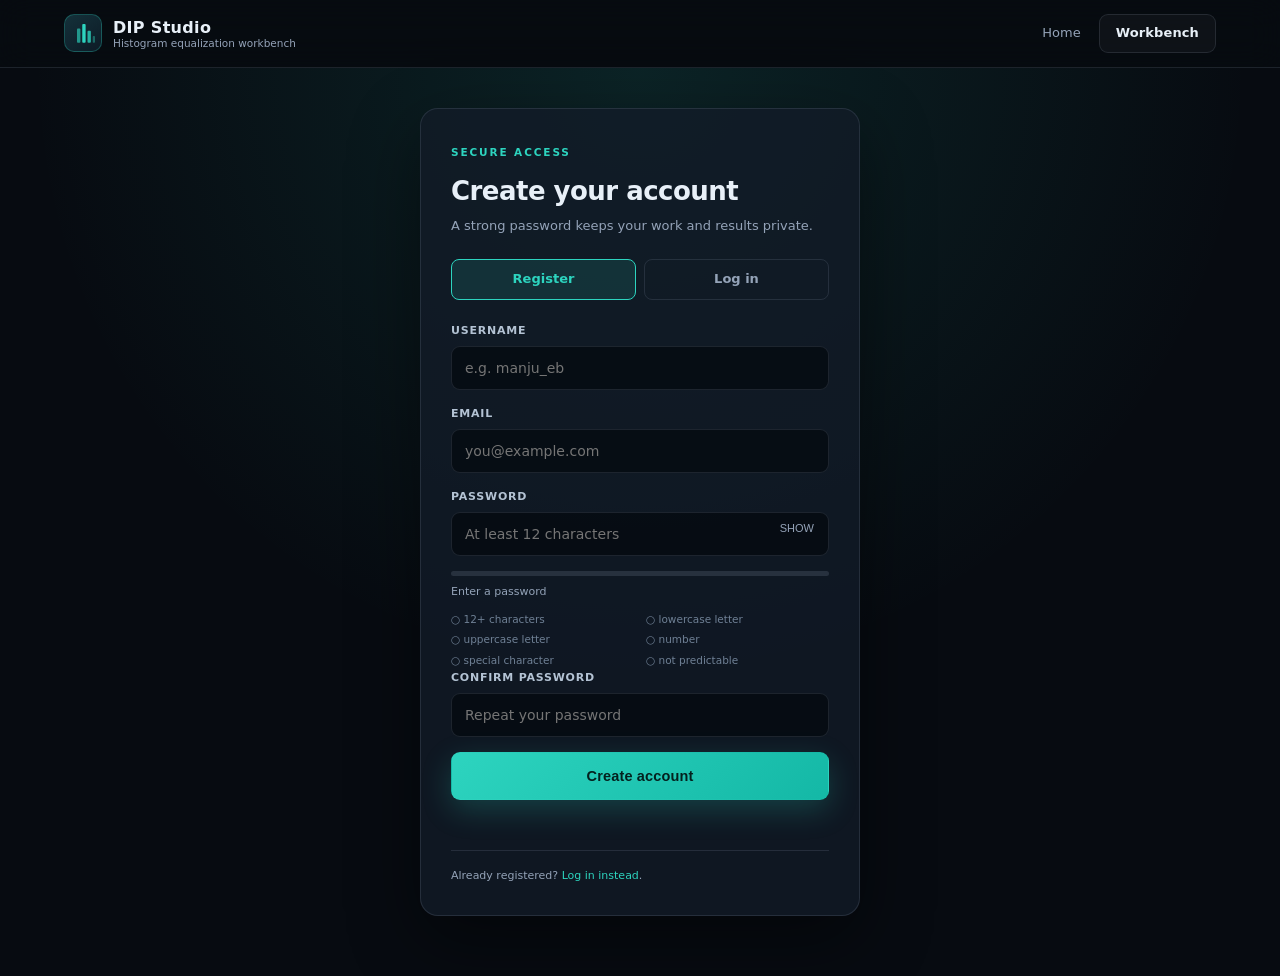
<file: static/auth.html>
<!doctype html>
<html lang="en">
<head>
  <meta charset="utf-8">
  <meta name="viewport" content="width=device-width, initial-scale=1">
  <title>Account · DIP Studio</title>
  <link rel="stylesheet" href="/static/site.css">
</head>
<body>
  <header class="site-nav">
    <a class="brand" href="/">
      <span class="brand-mark" aria-hidden="true">
        <svg viewBox="0 0 40 40" fill="none"><rect x="12" y="14" width="4.5" height="19" rx="1.2" fill="currentColor" opacity=".65"/><rect x="19" y="8" width="4.5" height="25" rx="1.2" fill="currentColor"/><rect x="26" y="17" width="4.5" height="16" rx="1.2" fill="currentColor" opacity=".8"/><rect x="33" y="24" width="3" height="9" rx="1" fill="currentColor" opacity=".4"/></svg>
      </span>
      <span class="brand-copy"><strong>DIP Studio</strong><small>Histogram equalization workbench</small></span>
    </a>
    <nav class="nav-links"><a href="/">Home</a><a class="btn ghost" href="/app">Workbench</a></nav>
  </header>

  <main class="auth-wrap">
    <div class="auth-card">
      <span class="eyebrow">SECURE ACCESS</span>
      <h1 id="authTitle">Create your account</h1>
      <p id="authSub">A strong password keeps your work and results private.</p>

      <div class="auth-switch" role="tablist" aria-label="Account action">
        <button type="button" id="tabRegister" class="active" role="tab">Register</button>
        <button type="button" id="tabLogin" role="tab">Log in</button>
      </div>

      <form id="authForm" novalidate>
        <div class="field">
          <label for="username">Username</label>
          <input id="username" name="username" autocomplete="username" required
                 minlength="3" maxlength="32" placeholder="e.g. manju_eb">
        </div>

        <div class="field" id="emailField">
          <label for="email">Email</label>
          <input id="email" name="email" type="email" autocomplete="email" required
                 maxlength="254" placeholder="you@example.com">
          <small class="field-error" id="emailError" aria-live="polite"></small>
        </div>

        <div class="field" id="passwordField">
          <label for="password">Password</label>
          <input id="password" name="password" type="password" required
                 autocomplete="new-password" placeholder="At least 12 characters">
          <button class="toggle-pass" type="button" id="togglePass">SHOW</button>
        </div>

        <div id="strengthBlock">
          <div class="strength">
            <div class="strength-bar"><i id="strengthFill"></i></div>
            <div class="strength-label"><span id="strengthText">Enter a password</span><span id="strengthScore"></span></div>
          </div>
          <ul class="rules" id="rules">
            <li data-rule="length">12+ characters</li>
            <li data-rule="lower">lowercase letter</li>
            <li data-rule="upper">uppercase letter</li>
            <li data-rule="digit">number</li>
            <li data-rule="special">special character</li>
            <li data-rule="common">not predictable</li>
          </ul>
        </div>

        <div class="field" id="confirmField">
          <label for="confirm">Confirm password</label>
          <input id="confirm" type="password" required autocomplete="new-password"
                 placeholder="Repeat your password">
        </div>

        <button class="btn primary full big" type="submit" id="submitBtn">Create account</button>
        <p class="auth-msg" id="authMsg" role="status" aria-live="polite"></p>
      </form>

      <div class="auth-foot" id="authFoot">
        Already registered? <a href="/login">Log in instead</a>.
      </div>
    </div>
  </main>

  <script>
  (() => {
    const $ = (s) => document.querySelector(s);
    const form = $('#authForm');
    const user = $('#username');
    const email = $('#email');
    const pass = $('#password');
    const confirm = $('#confirm');
    const msg = $('#authMsg');
    const tabReg = $('#tabRegister');
    const tabLog = $('#tabLogin');
    const isLogin = () => location.pathname === '/login';
    const next = new URLSearchParams(location.search).get('next') || '/app';
    const common = new Set(['password','password123','123456789','qwerty123',
      'letmein123','admin12345','welcome123','iloveyou1','abc123456',
      '111111111','password1!','dipstudio1','manjunath123']);

    let mode = isLogin() ? 'login' : 'register';

    function setMode(nextMode) {
      mode = nextMode;
      const register = mode === 'register';
      tabReg.classList.toggle('active', register);
      tabLog.classList.toggle('active', !register);
      $('#authTitle').textContent = register ? 'Create your account' : 'Welcome back';
      $('#authSub').textContent = register
        ? 'A strong password keeps your work and results private.'
        : 'Log in to continue to the histogram equalization workbench.';
      $('#emailField').style.display = register ? 'block' : 'none';
      email.required = register;
      $('#strengthBlock').style.display = register ? 'block' : 'none';
      $('#confirmField').style.display = register ? 'block' : 'none';
      $('#emailError').textContent = '';
      $('#emailError').classList.remove('show');
      pass.autocomplete = register ? 'new-password' : 'current-password';
      pass.placeholder = register ? 'At least 12 characters' : 'Your password';
      $('#submitBtn').textContent = register ? 'Create account' : 'Log in';
      $('#authFoot').innerHTML = register
        ? 'Already registered? <a href="/login">Log in instead</a>.'
        : 'New here? <a href="/register">Create an account</a>.';
      msg.textContent = '';
      msg.className = 'auth-msg';
      if (!register) updateStrength();
    }

    function emailProblem(value) {
      const v = value.trim();
      if (!v) return 'Email is required.';
      if (v.length > 254) return 'Email is too long.';
      const parts = v.split('@');
      if (parts.length !== 2) return 'Use one @ symbol.';
      const [local, domain] = parts;
      if (!local || local.length > 64 ||
          !/^[A-Za-z0-9!#$%&'*+/=?^_`{|}~.\-]+$/.test(local) ||
          local.startsWith('.') || local.endsWith('.') || local.includes('..')) {
        return 'Enter a valid name before @.';
      }
      const labels = domain.split('.');
      if (labels.length < 2 || !/^[A-Za-z]{2,}$/.test(labels[labels.length - 1])) {
        return 'Enter a domain with a TLD, e.g. example.com.';
      }
      if (labels.some((l) => !/^[A-Za-z0-9](?:[A-Za-z0-9\-]{0,61}[A-Za-z0-9])?$/.test(l))) {
        return 'Enter a valid domain name.';
      }
      return '';
    }

    function showEmailError(text) {
      const el = $('#emailError');
      el.textContent = text;
      el.classList.toggle('show', !!text);
    }

    function ruleStates(value) {
      return {
        length: value.length >= 12 && value.length <= 128,
        lower: /[a-z]/.test(value),
        upper: /[A-Z]/.test(value),
        digit: /\d/.test(value),
        special: /[^A-Za-z0-9\s]/.test(value),
        common: value.length > 0 && !common.has(value.toLowerCase()),
      };
    }

    function updateStrength() {
      if (mode !== 'register') return;
      const states = ruleStates(pass.value);
      const passed = Object.values(states).filter(Boolean).length;
      const filled = pass.value ? passed : 0;
      $('#strengthFill').style.width = (filled / 6 * 100) + '%';
      const colors = ['#f87171', '#fb923c', '#facc15', '#a3e635', '#2dd4bf', '#14b8a6'];
      $('#strengthFill').style.background = colors[Math.min(5, Math.max(0, filled - 1))];
      const labels = ['Enter a password','Very weak','Weak','Fair','Good','Strong','Very strong'];
      $('#strengthText').textContent = labels[filled];
      $('#strengthScore').textContent = filled + '/6';
      document.querySelectorAll('#rules li').forEach((li) => {
        li.classList.toggle('ok', !!states[li.dataset.rule]);
      });
    }

    function show(text, kind) {
      msg.textContent = text;
      msg.className = 'auth-msg ' + kind;
    }

    tabReg.addEventListener('click', () => setMode('register'));
    tabLog.addEventListener('click', () => {
      const target = isLogin() ? '/login' : '/login';
      history.replaceState(null, '', target + (isLogin() ? location.search : ''));
      setMode('login');
    });
    $('#togglePass').addEventListener('click', () => {
      pass.type = pass.type === 'password' ? 'text' : 'password';
      $('#togglePass').textContent = pass.type === 'password' ? 'SHOW' : 'HIDE';
    });
    pass.addEventListener('input', updateStrength);
    email.addEventListener('input', () => showEmailError(
      email.value.trim() ? emailProblem(email.value) : ''));

    form.addEventListener('submit', async (event) => {
      event.preventDefault();
      show('', '');
      const username = user.value.trim();
      if (!/^[A-Za-z0-9_.-]{3,32}$/.test(username)) {
        show('Username: 3–32 letters, numbers, dot, dash or underscore.', 'err');
        return;
      }
      if (mode === 'register') {
        const emailIssue = emailProblem(email.value);
        if (emailIssue) {
          showEmailError(emailIssue);
          show(emailIssue, 'err');
          return;
        }
        const states = ruleStates(pass.value);
        if (Object.values(states).some((v) => !v)) {
          show('Please satisfy every password rule above.', 'err');
          return;
        }
        if (pass.value !== confirm.value) {
          show('The two passwords do not match.', 'err');
          return;
        }
      } else if (!pass.value) {
        show('Enter your password.', 'err');
        return;
      }

      const button = $('#submitBtn');
      button.disabled = true;
      button.textContent = 'Please wait…';
      try {
        const res = await fetch(mode === 'register' ? '/api/register' : '/api/login', {
          method: 'POST',
          headers: { 'Content-Type': 'application/json' },
          body: JSON.stringify(mode === 'register'
            ? { username, email: email.value.trim().toLowerCase(), password: pass.value }
            : { username, password: pass.value }),
        });
        const data = await res.json().catch(() => ({}));
        if (!res.ok || !data.ok) throw new Error(data.error || 'Request failed.');
        show('Success — opening the workbench…', 'ok');
        location.href = mode === 'login' && next.startsWith('/') ? next : '/app';
      } catch (err) {
        show(err.message, 'err');
        button.disabled = false;
        button.textContent = mode === 'register' ? 'Create account' : 'Log in';
      }
    });

    setMode(mode);
  })();
  </script>
</body>
</html>
</file>
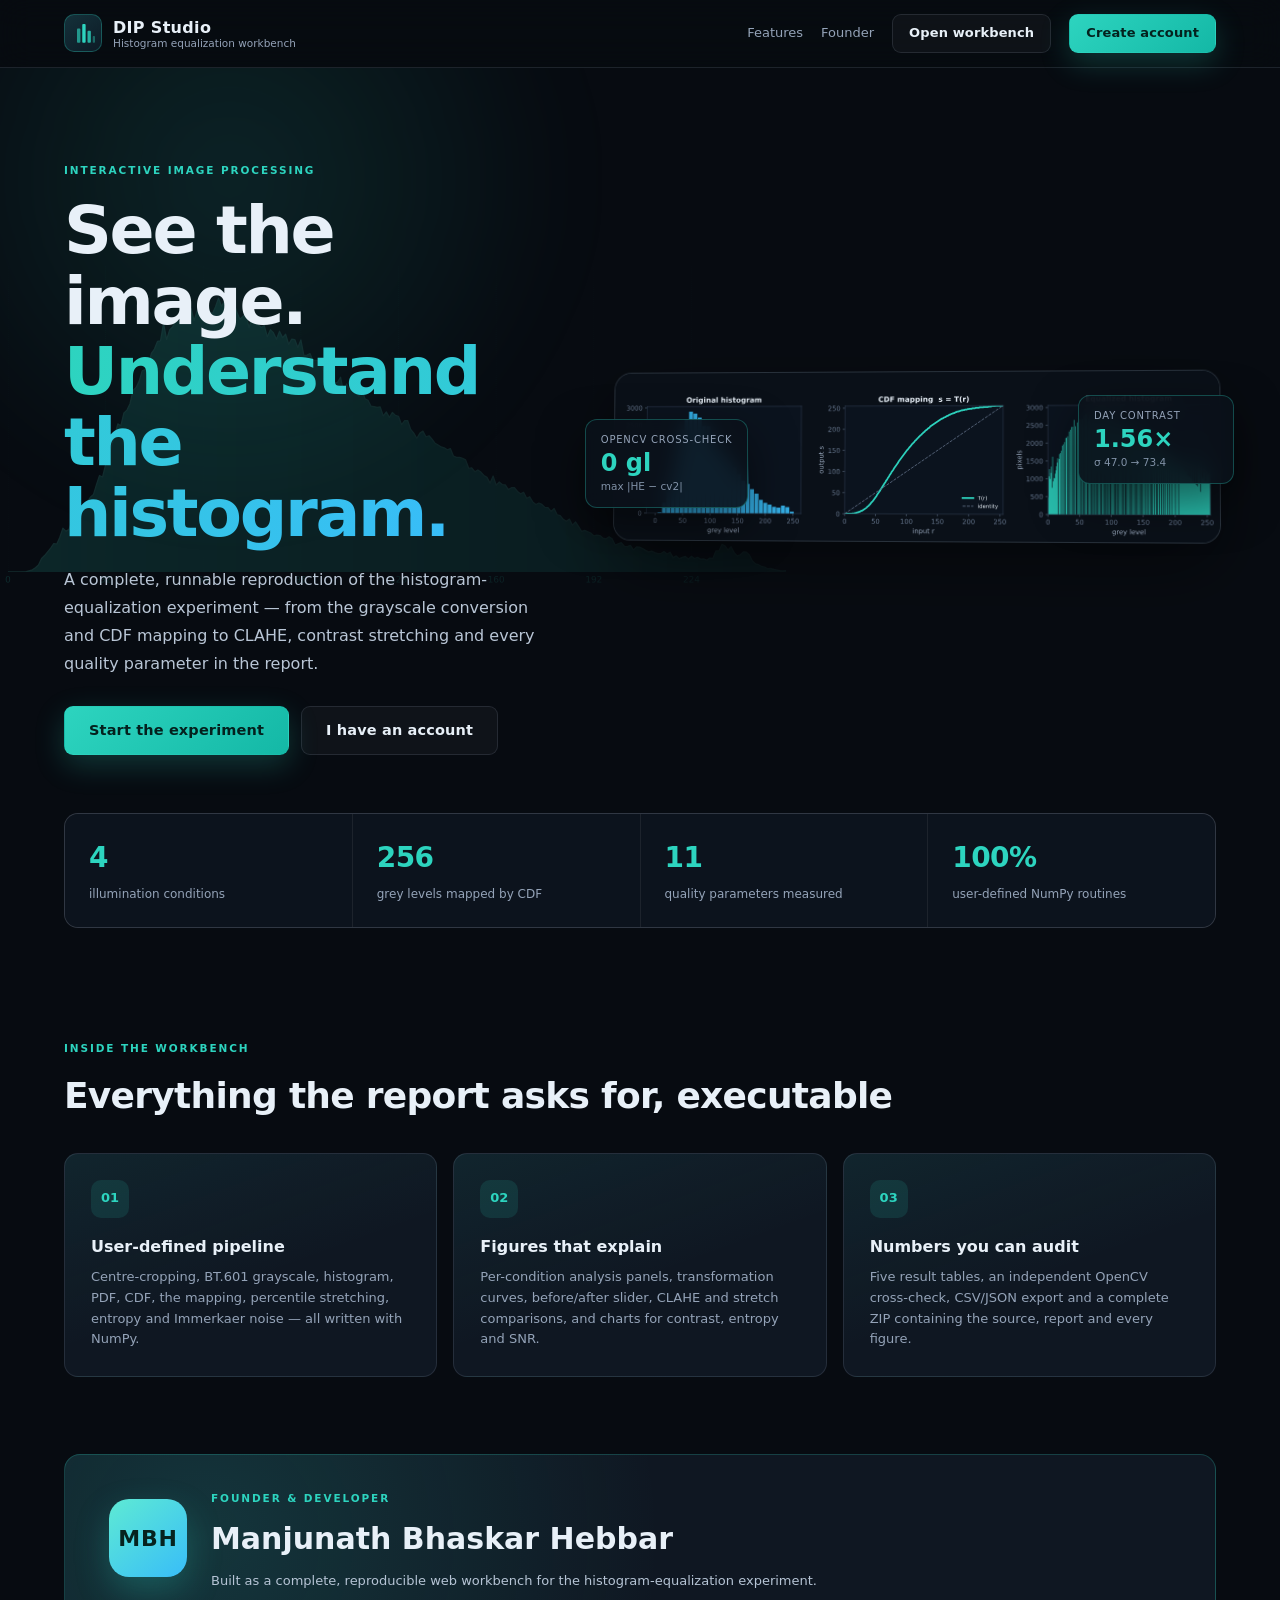
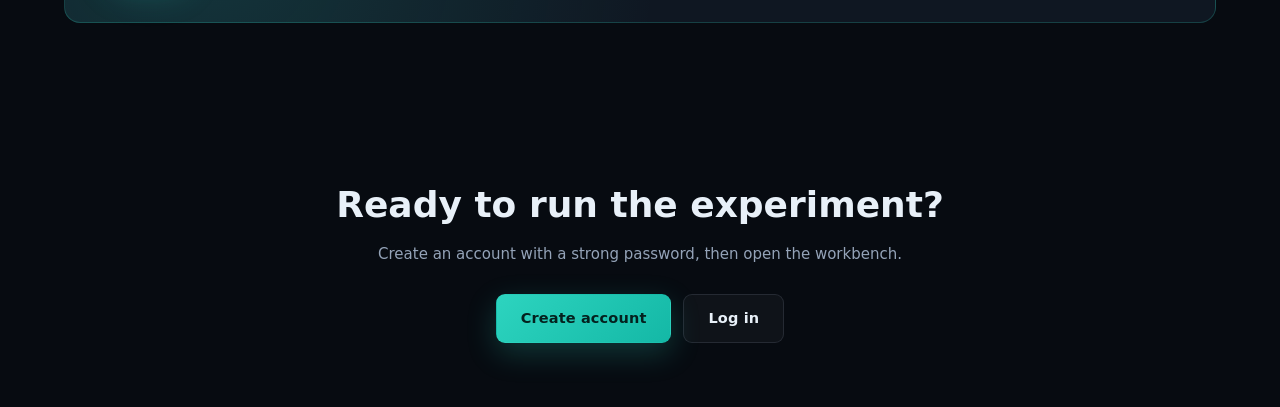
<file: static/landing.html>
<!doctype html>
<html lang="en">
<head>
  <meta charset="utf-8">
  <meta name="viewport" content="width=device-width, initial-scale=1">
  <title>DIP Studio — Histogram Equalization Workbench</title>
  <meta name="description" content="An interactive histogram-equalization workbench with figures, quality metrics and a complete reproducible pipeline.">
  <link rel="stylesheet" href="/static/site.css">
</head>
<body class="landing">
  <header class="site-nav">
    <a class="brand" href="/">
      <span class="brand-mark" aria-hidden="true">
        <svg viewBox="0 0 40 40" fill="none"><rect x="12" y="14" width="4.5" height="19" rx="1.2" fill="currentColor" opacity=".65"/><rect x="19" y="8" width="4.5" height="25" rx="1.2" fill="currentColor"/><rect x="26" y="17" width="4.5" height="16" rx="1.2" fill="currentColor" opacity=".8"/><rect x="33" y="24" width="3" height="9" rx="1" fill="currentColor" opacity=".4"/></svg>
      </span>
      <span class="brand-copy"><strong>DIP Studio</strong><small>Histogram equalization workbench</small></span>
    </a>
    <nav class="nav-links">
      <a href="#features">Features</a>
      <a href="#founder">Founder</a>
      <a class="btn ghost" href="/app">Open workbench</a>
      <a class="btn primary" href="/register">Create account</a>
    </nav>
  </header>

  <main>
    <section class="hero">
      <div class="hero-bg-graph" aria-hidden="true"></div>
      <div class="hero-glow" aria-hidden="true"></div>
      <div class="hero-copy">
        <span class="eyebrow">INTERACTIVE IMAGE PROCESSING</span>
        <h1>See the image.<br><em>Understand the histogram.</em></h1>
        <p class="lede">A complete, runnable reproduction of the histogram-equalization experiment — from the grayscale conversion and CDF mapping to CLAHE, contrast stretching and every quality parameter in the report.</p>
        <div class="hero-actions">
          <a class="btn primary big" href="/register">Start the experiment</a>
          <a class="btn ghost big" href="/login">I have an account</a>
        </div>
      </div>
      <div class="hero-visual">
        <div class="hero-frame diagram">
          <img src="/static/images/hero-diagram.svg" alt="Histogram, CDF mapping and equalized histogram diagram" width="1260" height="350">
        </div>
        <div class="float-card fc-one"><span>OpenCV cross-check</span><strong>0 gl</strong><small>max |HE − cv2|</small></div>
        <div class="float-card fc-two"><span>Day contrast</span><strong>1.56×</strong><small>σ 47.0 → 73.4</small></div>
      </div>
    </section>

    <div class="stats-wrap">
      <section class="stats" aria-label="Experiment at a glance">
        <div class="stat"><strong>4</strong><span>illumination conditions</span></div>
        <div class="stat"><strong>256</strong><span>grey levels mapped by CDF</span></div>
        <div class="stat"><strong>11</strong><span>quality parameters measured</span></div>
        <div class="stat"><strong>100%</strong><span>user-defined NumPy routines</span></div>
      </section>
    </div>

    <section class="section" id="features">
      <div class="section-head">
        <div><span class="eyebrow">INSIDE THE WORKBENCH</span><h2>Everything the report asks for, executable</h2></div>
      </div>
      <div class="feature-grid">
        <article class="feature">
          <span class="feature-icon">01</span>
          <h3>User-defined pipeline</h3>
          <p>Centre-cropping, BT.601 grayscale, histogram, PDF, CDF, the mapping, percentile stretching, entropy and Immerkaer noise — all written with NumPy.</p>
        </article>
        <article class="feature">
          <span class="feature-icon">02</span>
          <h3>Figures that explain</h3>
          <p>Per-condition analysis panels, transformation curves, before/after slider, CLAHE and stretch comparisons, and charts for contrast, entropy and SNR.</p>
        </article>
        <article class="feature">
          <span class="feature-icon">03</span>
          <h3>Numbers you can audit</h3>
          <p>Five result tables, an independent OpenCV cross-check, CSV/JSON export and a complete ZIP containing the source, report and every figure.</p>
        </article>
      </div>
    </section>

    <section class="founder" id="founder">
      <div class="founder-card">
        <span class="avatar" aria-hidden="true">MBH</span>
        <div>
          <span class="eyebrow">FOUNDER &amp; DEVELOPER</span>
          <h2>Manjunath Bhaskar Hebbar</h2>
          <p class="founder-note">Built as a complete, reproducible web workbench for the histogram-equalization experiment.</p>
        </div>
      </div>
    </section>

    <section class="cta">
      <h2>Ready to run the experiment?</h2>
      <p>Create an account with a strong password, then open the workbench.</p>
      <div class="hero-actions"><a class="btn primary big" href="/register">Create account</a><a class="btn ghost big" href="/login">Log in</a></div>
    </section>
  </main>
</body>
</html>
</file>
<file: static/site.css>
:root {
  --bg: #070b11;
  --bg-2: #0c131d;
  --card: rgba(19, 28, 40, .78);
  --line: rgba(148, 163, 184, .16);
  --text: #e8f0f8;
  --muted: #94a3b8;
  --accent: #2dd4bf;
  --accent-2: #38bdf8;
  --accent-soft: rgba(45, 212, 191, .12);
  --danger: #f87171;
  --shadow: 0 24px 70px rgba(0, 0, 0, .45);
}

* { box-sizing: border-box; }
html { scroll-behavior: smooth; }
body {
  margin: 0;
  background: var(--bg);
  color: var(--text);
  font: 15px/1.6 "Segoe UI", system-ui, -apple-system, sans-serif;
  -webkit-font-smoothing: antialiased;
}
a { color: inherit; text-decoration: none; }
img { display: block; max-width: 100%; }

/* ------------------------------- buttons -------------------------------- */
.btn {
  display: inline-flex; align-items: center; justify-content: center;
  gap: 8px; min-height: 38px; padding: 8px 16px; border-radius: 9px;
  border: 1px solid var(--line); font-size: 13px; font-weight: 650;
  letter-spacing: .01em; cursor: pointer; transition: transform .16s ease,
  background .16s ease, border-color .16s ease;
}
.btn:hover { transform: translateY(-1px); }
.btn.primary {
  background: linear-gradient(135deg, var(--accent), #14b8a6);
  border-color: transparent; color: #04211e;
  box-shadow: 0 10px 30px rgba(45, 212, 191, .22);
}
.btn.primary:hover { background: linear-gradient(135deg, #5eead4, var(--accent)); }
.btn.ghost { background: rgba(255, 255, 255, .035); }
.btn.ghost:hover { border-color: var(--accent); background: var(--accent-soft); }
.btn.big { min-height: 48px; padding: 12px 24px; font-size: 14.5px; }
.btn.full { width: 100%; }

/* -------------------------------- header -------------------------------- */
.site-nav {
  position: sticky; top: 0; z-index: 30;
  display: flex; align-items: center; justify-content: space-between;
  gap: 20px; padding: 14px clamp(20px, 5vw, 72px);
  background: rgba(7, 11, 17, .82);
  border-bottom: 1px solid var(--line);
  backdrop-filter: blur(16px);
}
.brand { display: flex; align-items: center; gap: 11px; }
.brand-mark {
  display: grid; place-items: center; width: 38px; height: 38px;
  border-radius: 10px; color: var(--accent);
  background: linear-gradient(145deg, #14313a, #0d1b26);
  border: 1px solid rgba(45, 212, 191, .28);
}
.brand-mark svg { width: 30px; height: 30px; }
.brand-copy { display: flex; flex-direction: column; line-height: 1.2; }
.brand-copy strong { font-size: 16px; letter-spacing: .02em; }
.brand-copy small { color: var(--muted); font-size: 10.5px; }
.nav-links { display: flex; align-items: center; gap: 18px; font-size: 13px; }
.nav-links > a:not(.btn) { color: var(--muted); }
.nav-links > a:not(.btn):hover { color: var(--text); }

/* --------------------------------- hero --------------------------------- */
.hero {
  position: relative; overflow: hidden;
  display: grid; grid-template-columns: minmax(0, .88fr) minmax(0, 1.12fr);
  align-items: center; gap: clamp(28px, 5vw, 70px);
  padding: clamp(50px, 7vw, 100px) clamp(20px, 5vw, 72px) 58px;
  max-width: 1500px; margin: 0 auto;
}
.hero-bg-graph {
  position: absolute; inset: 0; z-index: 0; pointer-events: none;
  background: url('/static/images/hero-bg-graph.svg') left center / 62% auto no-repeat;
  opacity: .16;
  -webkit-mask-image: linear-gradient(90deg, #000 0%, rgba(0, 0, 0, .65) 45%, transparent 85%);
  mask-image: linear-gradient(90deg, #000 0%, rgba(0, 0, 0, .65) 45%, transparent 85%);
}
.hero-glow {
  position: absolute; left: -12%; top: -30%; width: 60%; height: 90%; z-index: 0;
  background: radial-gradient(circle, rgba(45, 212, 191, .13), transparent 68%);
  filter: blur(40px); pointer-events: none;
}
.hero-copy { position: relative; z-index: 1; }
.eyebrow {
  display: inline-block; color: var(--accent); font-size: 10.5px;
  font-weight: 750; letter-spacing: .18em; text-transform: uppercase;
}
.hero h1 {
  margin: 14px 0 18px; font-size: clamp(38px, 5.2vw, 68px);
  line-height: 1.06; letter-spacing: -.035em; font-weight: 750;
}
.hero h1 em {
  font-style: normal;
  background: linear-gradient(100deg, var(--accent), var(--accent-2));
  -webkit-background-clip: text; background-clip: text; color: transparent;
}
.lede { max-width: 560px; color: #b9c6d6; font-size: 16px; line-height: 1.75; }
.hero-actions { display: flex; flex-wrap: wrap; gap: 12px; margin-top: 28px; }
.hero-note { margin-top: 16px; color: #6f8095; font-size: 12px; }
.hero-visual { position: relative; z-index: 1; }
.hero-frame {
  border: 1px solid rgba(148, 163, 184, .22); border-radius: 18px;
  overflow: hidden; background: #0a1018; box-shadow: var(--shadow);
  transform: perspective(1400px) rotateY(-5deg) rotateX(2deg);
}
.hero-frame img { width: 100%; height: auto; }
.float-card {
  position: absolute; display: flex; flex-direction: column;
  min-width: 156px; padding: 12px 15px; border-radius: 12px;
  background: rgba(10, 17, 26, .9); border: 1px solid rgba(45, 212, 191, .3);
  box-shadow: 0 18px 45px rgba(0, 0, 0, .5); backdrop-filter: blur(10px);
}
.float-card span { color: var(--muted); font-size: 10px; text-transform: uppercase; letter-spacing: .08em; }
.float-card strong { font-size: 24px; line-height: 1.25; color: var(--accent); }
.float-card small { color: #8091a6; font-size: 10.5px; }
.fc-one { left: -22px; bottom: 34px; }
.fc-two { right: -18px; top: 24px; }

/* --------------------------------- stats -------------------------------- */
.stats-wrap {
  max-width: 1500px; margin: 0 auto 30px;
  padding: 0 clamp(20px, 5vw, 72px);
}
.stats {
  display: grid; grid-template-columns: repeat(4, minmax(0, 1fr));
  gap: 1px; width: 100%;
  border: 1px solid var(--line); border-radius: 14px; overflow: hidden;
  background: var(--line);
}
.stat { padding: 22px 24px; background: var(--bg-2); }
.stat strong { display: block; font-size: 28px; color: var(--accent); letter-spacing: -.02em; }
.stat span { color: var(--muted); font-size: 12px; }

/* ------------------------------- sections ------------------------------- */
.section { max-width: 1500px; margin: 0 auto; padding: clamp(40px, 6vw, 82px) clamp(20px, 5vw, 72px); }
.section-head {
  display: flex; align-items: end; justify-content: space-between;
  gap: 30px; margin-bottom: 28px;
}
.section-head h2 { margin: 8px 0 0; font-size: clamp(24px, 3vw, 36px); letter-spacing: -.02em; }
.section-head p { max-width: 540px; margin: 0; color: var(--muted); font-size: 13.5px; }
.feature-grid { display: grid; grid-template-columns: repeat(3, minmax(0, 1fr)); gap: 16px; }
.feature {
  padding: 26px; border: 1px solid var(--line); border-radius: 14px;
  background: linear-gradient(160deg, rgba(45, 212, 191, .07), transparent 55%), var(--card);
}
.feature-icon {
  display: grid; place-items: center; width: 38px; height: 38px;
  border-radius: 10px; background: var(--accent-soft); color: var(--accent);
  font-weight: 750; font-size: 13px;
}
.feature h3 { margin: 16px 0 8px; font-size: 16px; }
.feature p { margin: 0; color: var(--muted); font-size: 13px; }

/* -------------------------------- founder ------------------------------- */
.founder { max-width: 1500px; margin: 0 auto; padding: 0 clamp(20px, 5vw, 72px); }
.founder-card {
  display: flex; align-items: center; gap: 24px;
  padding: 30px clamp(24px, 4vw, 44px); border-radius: 16px;
  border: 1px solid rgba(45, 212, 191, .22);
  background: radial-gradient(circle at 12% 50%, rgba(45, 212, 191, .16), transparent 45%), var(--card);
}
.avatar {
  display: grid; place-items: center; flex: 0 0 78px; width: 78px; height: 78px;
  border-radius: 20px; font-size: 22px; font-weight: 750; letter-spacing: .04em;
  color: #06231f; background: linear-gradient(140deg, #5eead4, #38bdf8);
  box-shadow: 0 14px 34px rgba(45, 212, 191, .25);
}
.founder-card h2 { margin: 6px 0 4px; font-size: clamp(21px, 2.6vw, 30px); }
.founder-card p { margin: 0; color: var(--muted); font-size: 13px; }
.founder-note { margin-top: 8px !important; color: #b6c4d5 !important; }

/* ---------------------------------- cta --------------------------------- */
.cta {
  max-width: 1500px; margin: clamp(50px, 7vw, 90px) auto 0;
  padding: clamp(36px, 5vw, 64px) clamp(20px, 5vw, 72px);
  text-align: center;
}
.cta h2 { margin: 0 0 8px; font-size: clamp(24px, 3vw, 36px); }
.cta p { margin: 0; color: var(--muted); }
.cta .hero-actions { justify-content: center; }
/* ----------------------------- auth pages ------------------------------- */
.auth-wrap {
  min-height: calc(100vh - 67px); display: grid; place-items: center;
  padding: 40px 20px 60px;
  background: radial-gradient(circle at 50% 0%, rgba(45, 212, 191, .12), transparent 55%);
}
.auth-card {
  width: min(100%, 440px); padding: 30px;
  border: 1px solid var(--line); border-radius: 18px;
  background: var(--card); box-shadow: var(--shadow);
}
.auth-card h1 { margin: 8px 0 4px; font-size: 26px; letter-spacing: -.02em; }
.auth-card > p { margin: 0 0 22px; color: var(--muted); font-size: 13px; }
.auth-switch { display: flex; gap: 8px; margin-bottom: 22px; }
.auth-switch button {
  flex: 1; padding: 9px; border-radius: 8px; cursor: pointer;
  border: 1px solid var(--line); background: transparent; color: var(--muted);
  font: inherit; font-size: 13px; font-weight: 650;
}
.auth-switch button.active { border-color: var(--accent); color: var(--accent); background: var(--accent-soft); }
.field { margin-bottom: 15px; position: relative; }
.field label { display: block; margin-bottom: 6px; font-size: 11px; font-weight: 650; color: #b4c3d4; text-transform: uppercase; letter-spacing: .07em; }
.field input {
  width: 100%; min-height: 44px; padding: 10px 42px 10px 13px;
  border-radius: 9px; border: 1px solid var(--line);
  background: rgba(4, 9, 15, .72); color: var(--text); font: inherit; font-size: 14px;
}
.field input:focus { outline: none; border-color: var(--accent); box-shadow: 0 0 0 3px var(--accent-soft); }
.field .toggle-pass {
  position: absolute; right: 8px; top: 29px; border: 0; background: transparent;
  color: var(--muted); font-size: 11px; cursor: pointer; padding: 5px 7px;
}
.field .toggle-pass:hover { color: var(--accent); }
.field-error { display: none; margin-top: 5px; color: var(--danger); font-size: 10.5px; }
.field-error.show { display: block; }
.strength { margin: 12px 0 6px; }
.strength-bar { height: 5px; border-radius: 99px; background: rgba(148, 163, 184, .18); overflow: hidden; }
.strength-bar i { display: block; height: 100%; width: 0; border-radius: inherit; transition: width .2s ease, background .2s ease; }
.strength-label { display: flex; justify-content: space-between; margin-top: 7px; font-size: 11px; color: var(--muted); }
.rules { list-style: none; padding: 0; margin: 10px 0 0; display: grid; grid-template-columns: 1fr 1fr; gap: 4px 12px; }
.rules li { color: #6f8095; font-size: 10.5px; }
.rules li::before { content: "○ "; }
.rules li.ok { color: var(--accent); }
.rules li.ok::before { content: "● "; }
.auth-msg { margin: 12px 0 0; font-size: 12.5px; min-height: 18px; }
.auth-msg.err { color: var(--danger); }
.auth-msg.ok { color: var(--accent); }
.auth-foot { margin-top: 20px; padding-top: 16px; border-top: 1px solid var(--line); color: var(--muted); font-size: 11px; }
.auth-foot a { color: var(--accent); }

/* ------------------------------ responsive ------------------------------ */
@media (max-width: 1050px) {
  .hero { grid-template-columns: 1fr; }
  .hero-visual { max-width: 900px; }
  .feature-grid { grid-template-columns: 1fr; }
  .stats { grid-template-columns: repeat(2, minmax(0, 1fr)); }
}
@media (max-width: 700px) {
  .site-nav { flex-wrap: wrap; }
  .nav-links { gap: 10px; flex-wrap: wrap; }
  .nav-links > a:not(.btn) { display: none; }
  .hero-frame { transform: none; }
  .float-card { display: none; }
  .section-head { flex-direction: column; align-items: flex-start; }
  .founder-card { flex-direction: column; align-items: flex-start; }
  .rules { grid-template-columns: 1fr; }
}
</file>
